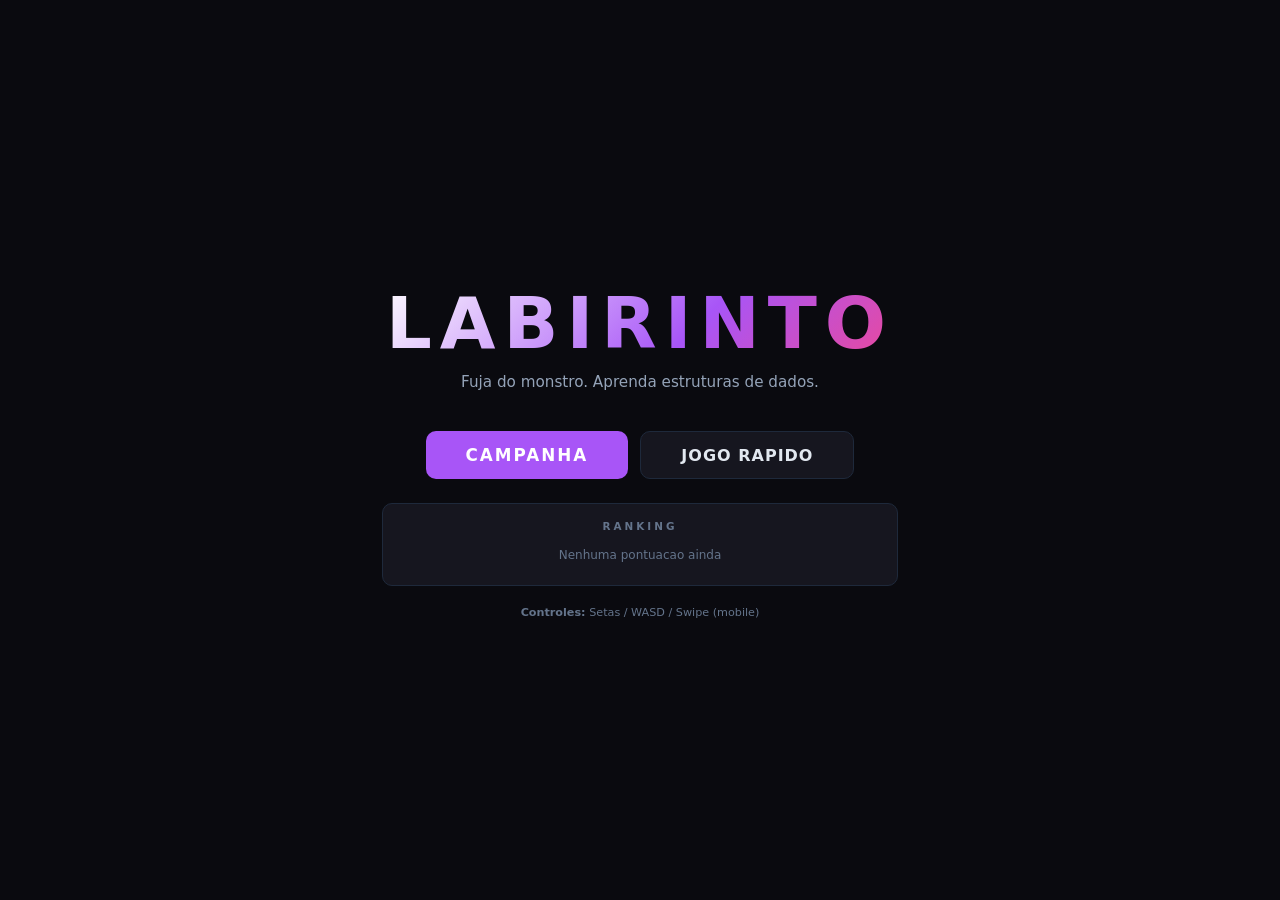
<file: index.html>
<!DOCTYPE html>
<html lang="pt-BR">
<head>
    <meta charset="UTF-8">
    <meta name="viewport" content="width=device-width, initial-scale=1.0, user-scalable=no">
    <title>Labirinto</title>
    <link rel="stylesheet" href="style.css">
</head>
<body>

    <!-- ====== TELA INICIAL ====== -->
    <div id="startScreen" class="screen active">
        <div class="start-container">
            <h1 class="game-title">LABIRINTO</h1>
            <p class="game-subtitle">Fuja do monstro. Aprenda estruturas de dados.</p>

            <div class="start-buttons">
                <button class="btn btn-play" id="btnCampaign">CAMPANHA</button>
                <button class="btn btn-secondary" id="btnQuickPlay">JOGO RAPIDO</button>
            </div>

            <div class="highscores" id="highscoresStart">
                <h3>Ranking</h3>
                <div id="scoreList" class="score-list">
                    <p class="no-scores">Nenhuma pontuacao ainda</p>
                </div>
            </div>

            <div class="controls-info">
                <p><strong>Controles:</strong> Setas / WASD / Swipe (mobile)</p>
            </div>
        </div>
    </div>

    <!-- ====== TELA LEVEL SELECT (CAMPANHA) ====== -->
    <div id="levelScreen" class="screen">
        <div class="level-container">
            <h2 class="level-title">Campanha</h2>
            <div id="levelGrid" class="level-grid"></div>
            <button class="btn btn-small" id="btnLevelBack">Voltar</button>
        </div>
    </div>

    <!-- ====== TELA JOGO RAPIDO (config) ====== -->
    <div id="quickPlayScreen" class="screen">
        <div class="start-container">
            <h2 class="section-heading">Jogo Rapido</h2>

            <div class="option-group">
                <h3 class="option-label">Dificuldade</h3>
                <div class="option-buttons">
                    <button class="btn btn-option" data-difficulty="easy">
                        <span class="opt-icon">🟢</span><span class="opt-label">Facil</span>
                        <span class="opt-desc">12x12 &bull; 300 movs</span>
                    </button>
                    <button class="btn btn-option selected" data-difficulty="medium">
                        <span class="opt-icon">🟡</span><span class="opt-label">Medio</span>
                        <span class="opt-desc">16x16 &bull; 200 movs</span>
                    </button>
                    <button class="btn btn-option" data-difficulty="hard">
                        <span class="opt-icon">🔴</span><span class="opt-label">Dificil</span>
                        <span class="opt-desc">22x22 &bull; 120 movs &bull; nevoa</span>
                    </button>
                </div>
            </div>

            <div class="option-group">
                <h3 class="option-label">Tipo de Labirinto</h3>
                <div class="option-buttons">
                    <button class="btn btn-option selected" data-maze="dfs">
                        <span class="opt-icon">🔀</span><span class="opt-label">Classico</span>
                        <span class="opt-desc">Corredores longos</span>
                    </button>
                    <button class="btn btn-option" data-maze="prim">
                        <span class="opt-icon">🌿</span><span class="opt-label">Ramificado</span>
                        <span class="opt-desc">Ramos curtos</span>
                    </button>
                    <button class="btn btn-option" data-maze="kruskal">
                        <span class="opt-icon">🎲</span><span class="opt-label">Aleatorio</span>
                        <span class="opt-desc">Distribuicao uniforme</span>
                    </button>
                    <button class="btn btn-option" data-maze="binary">
                        <span class="opt-icon">↗️</span><span class="opt-label">Diagonal</span>
                        <span class="opt-desc">Tendencia diagonal</span>
                    </button>
                </div>
            </div>

            <div class="start-buttons">
                <button class="btn btn-play" id="btnStartQuick">JOGAR</button>
                <button class="btn btn-small" id="btnQuickBack">Voltar</button>
            </div>
        </div>
    </div>

    <!-- ====== TELA DO JOGO ====== -->
    <div id="gameScreen" class="screen">
        <div class="game-layout">
            <!-- HUD -->
            <div class="hud">
                <div class="hud-item">
                    <span class="hud-label">Movimentos</span>
                    <span class="hud-value" id="hudMoves">200</span>
                </div>
                <div class="hud-item">
                    <span class="hud-label">Pontos</span>
                    <span class="hud-value" id="hudScore">0</span>
                </div>
                <div class="hud-item">
                    <span class="hud-label">Nivel</span>
                    <span class="hud-value" id="hudLevel">Medio</span>
                </div>
                <button class="btn btn-toggle" id="btnToggle3D">3D</button>
            </div>

            <!-- Canvas -->
            <div class="canvas-wrapper" id="canvasWrapper">
                <canvas id="mazeCanvas"></canvas>
            </div>

            <!-- Monster Moves Info -->
            <div class="monster-info">
                <span class="monster-info-label">Proximos movimentos do monstro:</span>
                <div class="monster-moves-list" id="monsterMovesList"></div>
            </div>

            <!-- Legend -->
            <div class="legend" id="legend2D">
                <div class="legend-item"><span class="legend-color" style="background:#a855f7"></span> Jogador</div>
                <div class="legend-item"><span class="legend-color" style="background:#ef4444"></span> Monstro</div>
                <div class="legend-item"><span class="legend-color" style="background:#22c55e"></span> Chegada</div>
                <div class="legend-item"><span class="legend-color" style="background:#1e293b"></span> Parede</div>
            </div>

            <!-- Touch Controls -->
            <div class="touch-controls" id="touchControls">
                <button class="touch-btn" data-dir="up">▲</button>
                <div class="touch-row">
                    <button class="touch-btn" data-dir="left">◀</button>
                    <button class="touch-btn" data-dir="down">▼</button>
                    <button class="touch-btn" data-dir="right">▶</button>
                </div>
            </div>

            <button class="btn btn-small btn-menu" id="btnBackToMenu">Menu</button>
        </div>
    </div>

    <!-- ====== MODAL PILHA/FILA ====== -->
    <div id="choiceModal" class="modal-overlay">
        <div class="modal">
            <h2>Escolha a estrutura</h2>
            <p class="modal-subtitle">Como o monstro vai processar os proximos movimentos?</p>
            <div class="modal-moves">
                <span class="modal-moves-label">Movimentos:</span>
                <div class="modal-moves-list" id="modalMovesList"></div>
            </div>
            <div class="choice-explanation">
                <div class="choice-option">
                    <button class="btn btn-choice btn-pilha" data-choice="stack">
                        <span class="choice-icon">📚</span>
                        <span class="choice-name">PILHA</span>
                        <span class="choice-type">LIFO</span>
                    </button>
                    <p class="choice-desc">Ultimo a entrar, primeiro a sair.<br>Processa da <strong>direita p/ esquerda</strong>.</p>
                </div>
                <div class="choice-option">
                    <button class="btn btn-choice btn-fila" data-choice="queue">
                        <span class="choice-icon">🚶</span>
                        <span class="choice-name">FILA</span>
                        <span class="choice-type">FIFO</span>
                    </button>
                    <p class="choice-desc">Primeiro a entrar, primeiro a sair.<br>Processa da <strong>esquerda p/ direita</strong>.</p>
                </div>
                <div class="choice-option">
                    <button class="btn btn-choice btn-random" data-choice="random">
                        <span class="choice-icon">🎲</span>
                        <span class="choice-name">ALEATORIO</span>
                        <span class="choice-type">???</span>
                    </button>
                    <p class="choice-desc">Voce nao sabe qual sera.<br>Pode ser <strong>Pilha ou Fila</strong>.</p>
                </div>
            </div>
        </div>
    </div>

    <!-- ====== TELA GAME OVER ====== -->
    <div id="gameOverScreen" class="modal-overlay">
        <div class="modal modal-result">
            <div class="result-icon">💀</div>
            <h2>Game Over</h2>
            <p class="result-reason" id="gameOverReason"></p>
            <div class="result-stats" id="gameOverStats"></div>
            <div class="result-buttons">
                <button class="btn btn-play" id="btnRetry">Tentar Novamente</button>
                <button class="btn btn-small" id="btnGameOverMenu">Menu</button>
            </div>
        </div>
    </div>

    <!-- ====== TELA VITORIA ====== -->
    <div id="victoryScreen" class="modal-overlay">
        <div class="modal modal-result modal-victory">
            <div class="result-icon">🏆</div>
            <h2>Vitoria!</h2>
            <p class="result-reason">Voce escapou do labirinto!</p>
            <div class="result-stats" id="victoryStats"></div>
            <div class="result-buttons">
                <button class="btn btn-play" id="btnNextLevel">Proximo Nivel</button>
                <button class="btn btn-small" id="btnVictoryMenu">Menu</button>
            </div>
        </div>
    </div>

    <script type="module" src="src/main.js"></script>
</body>
</html>
</file>
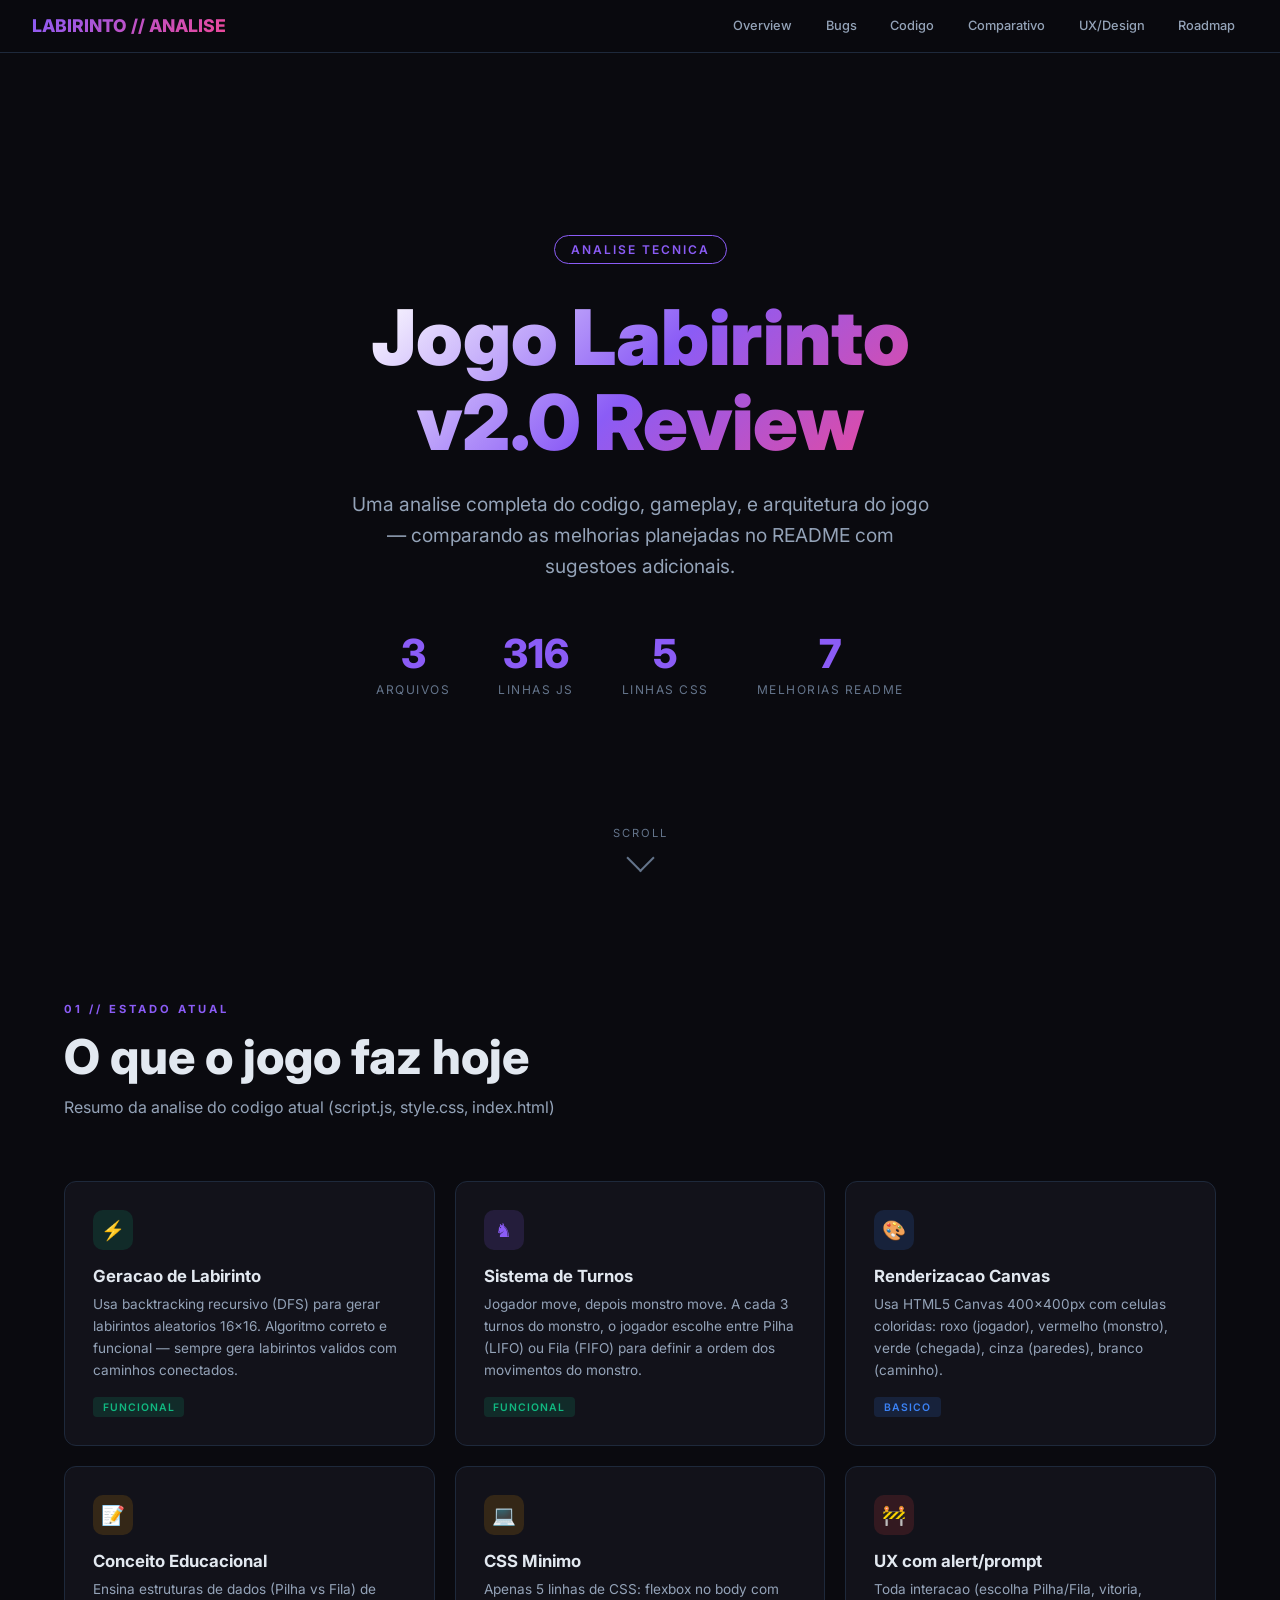
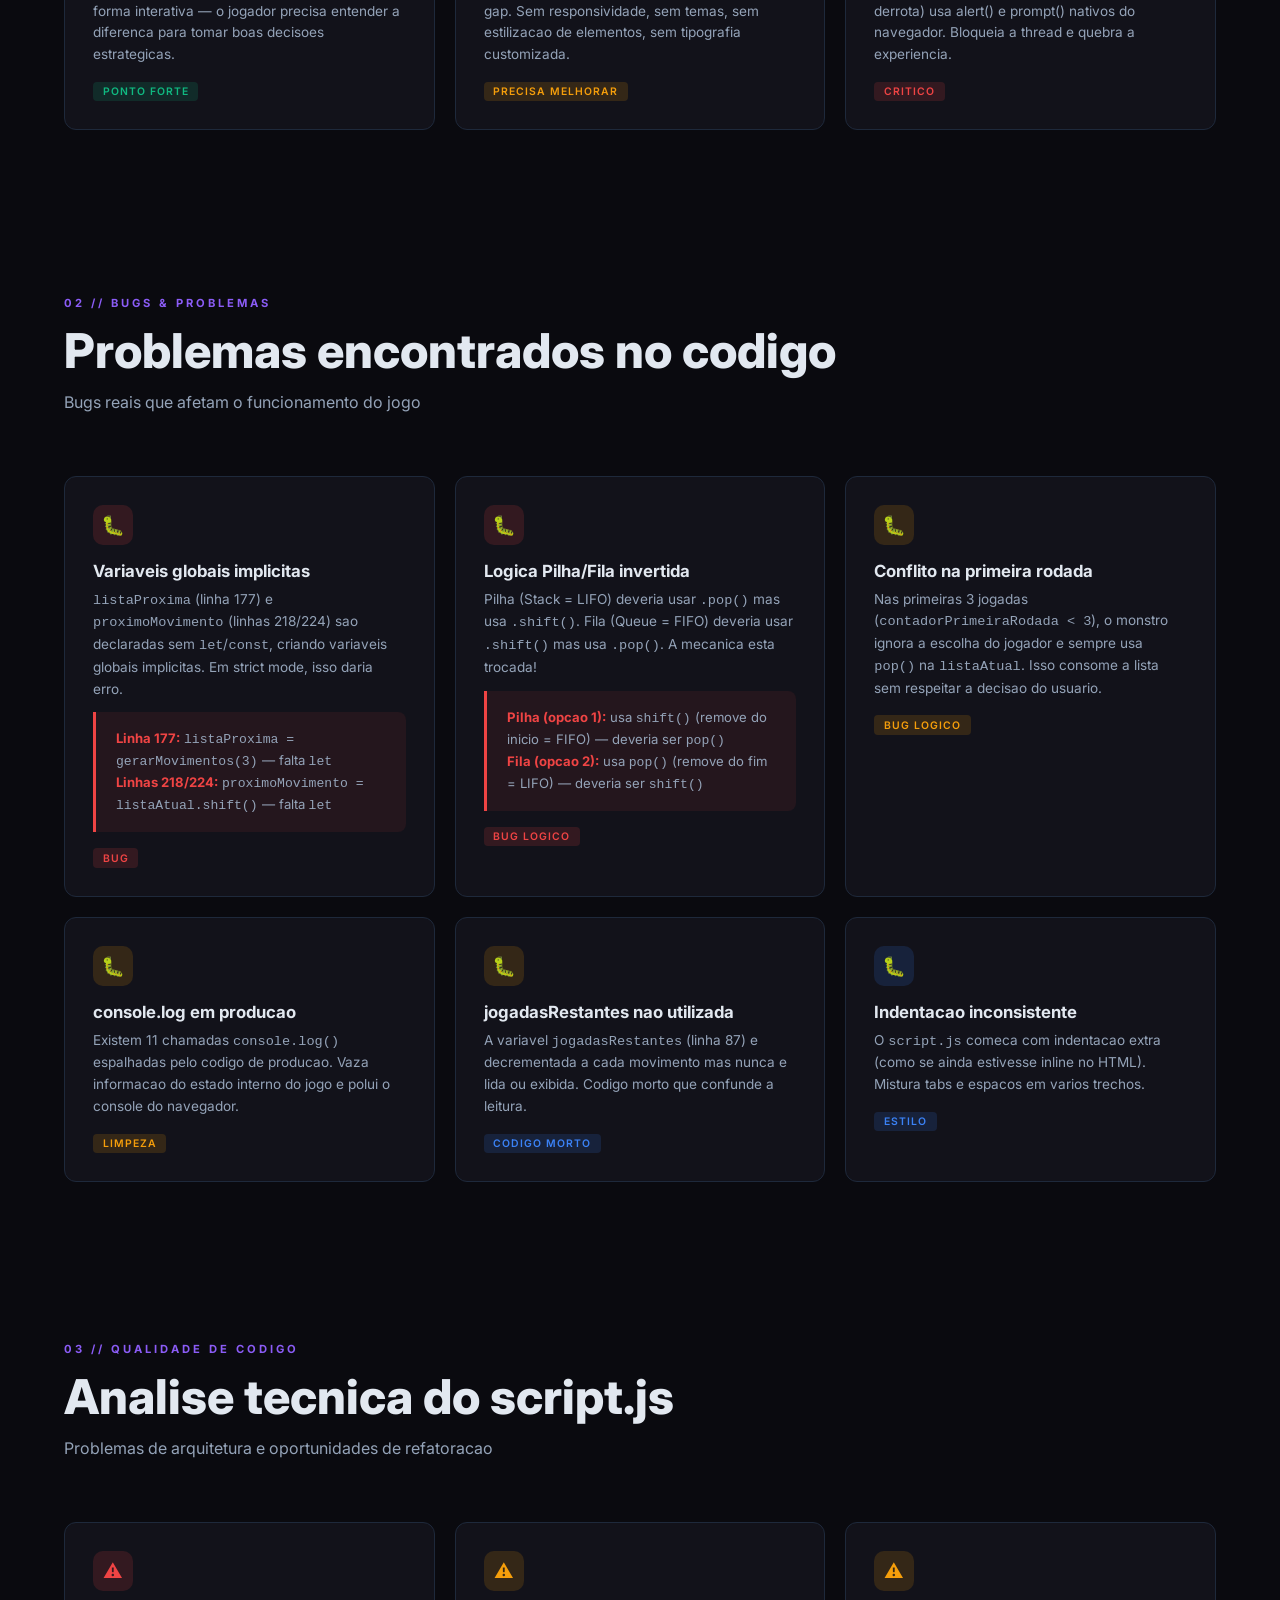
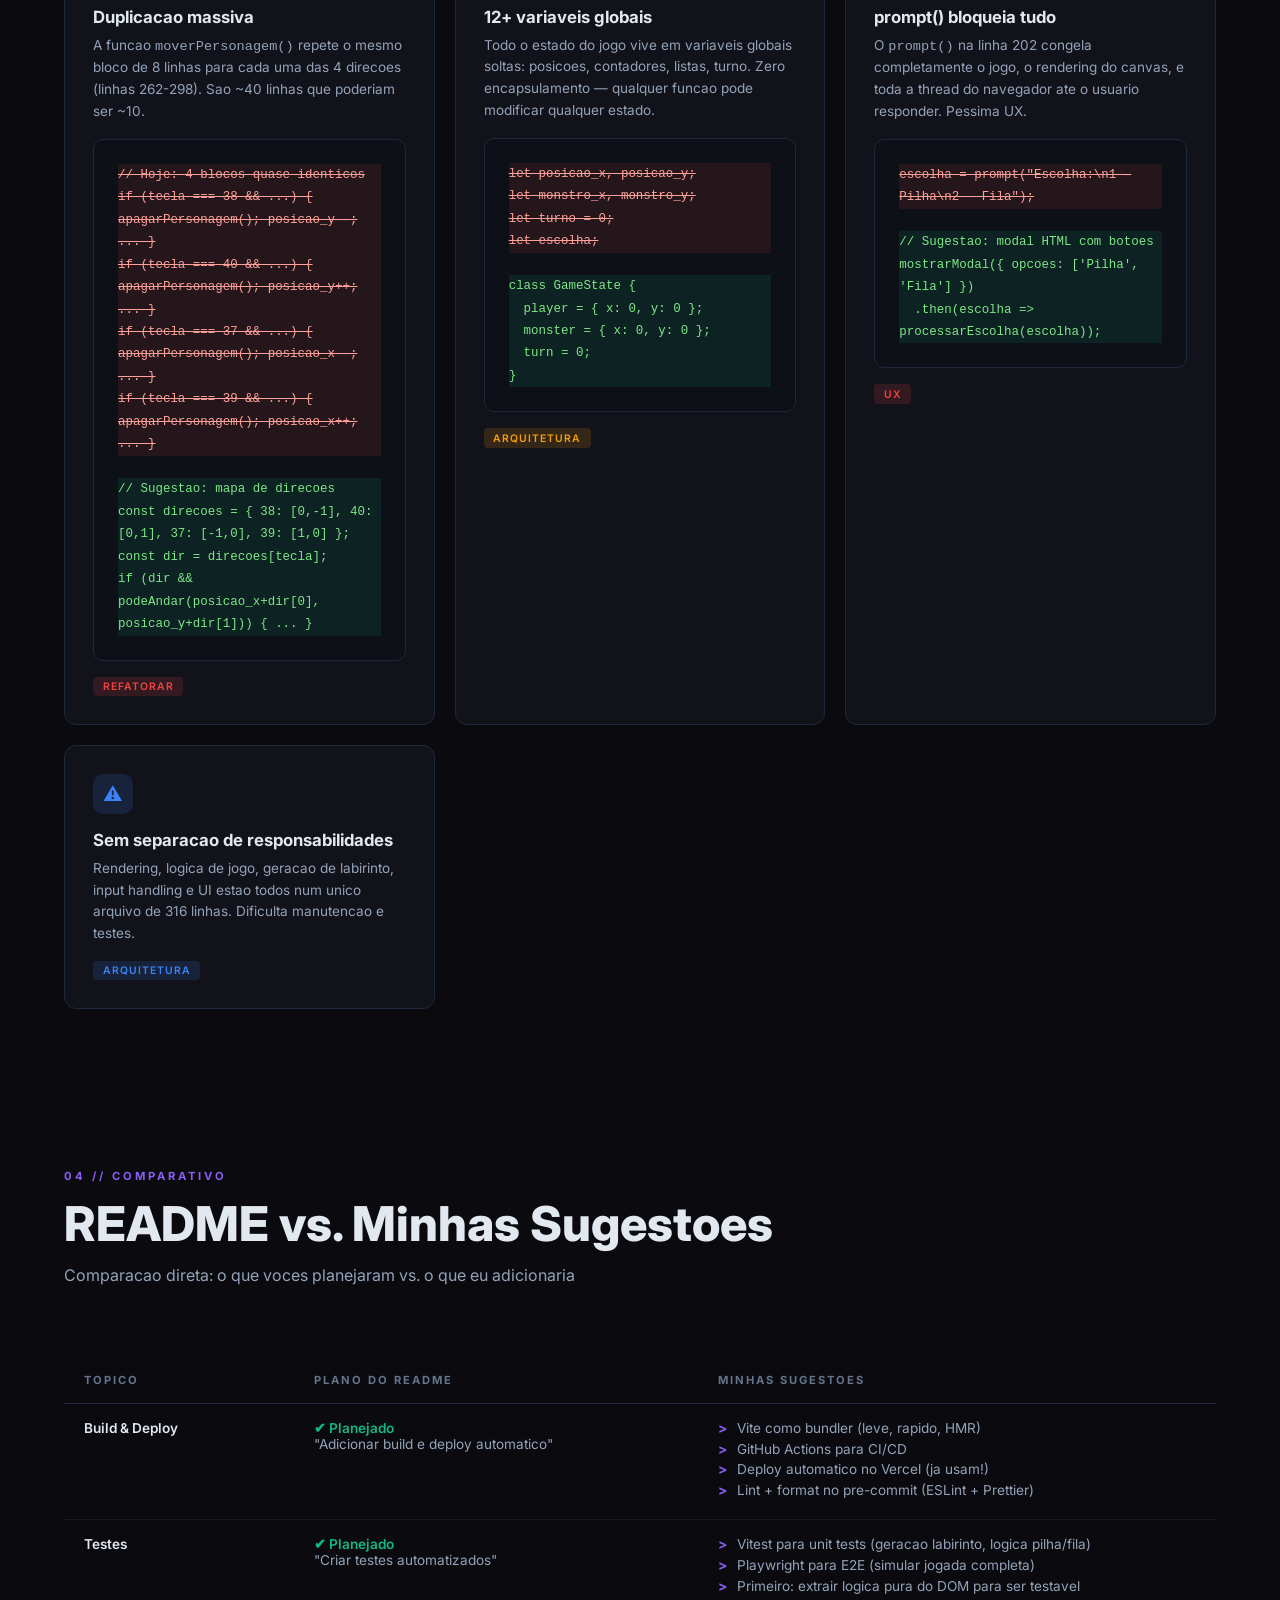
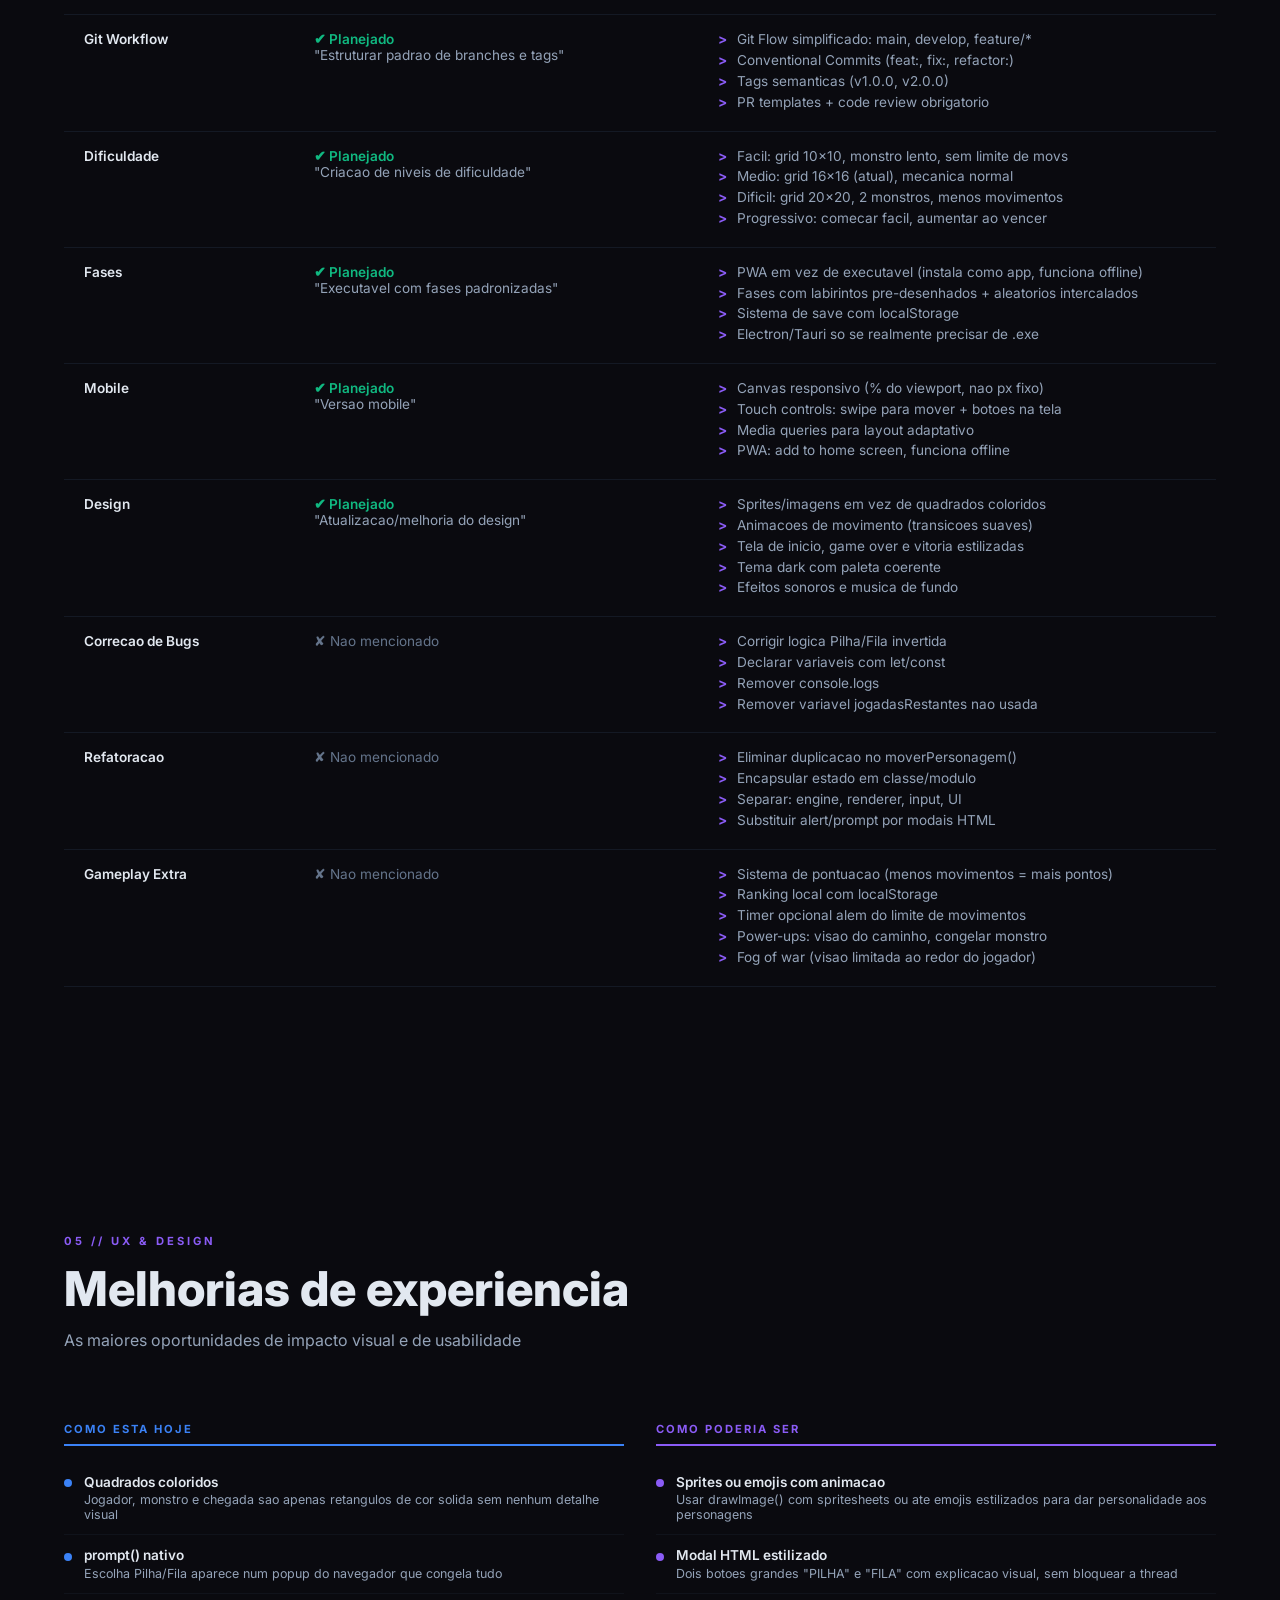
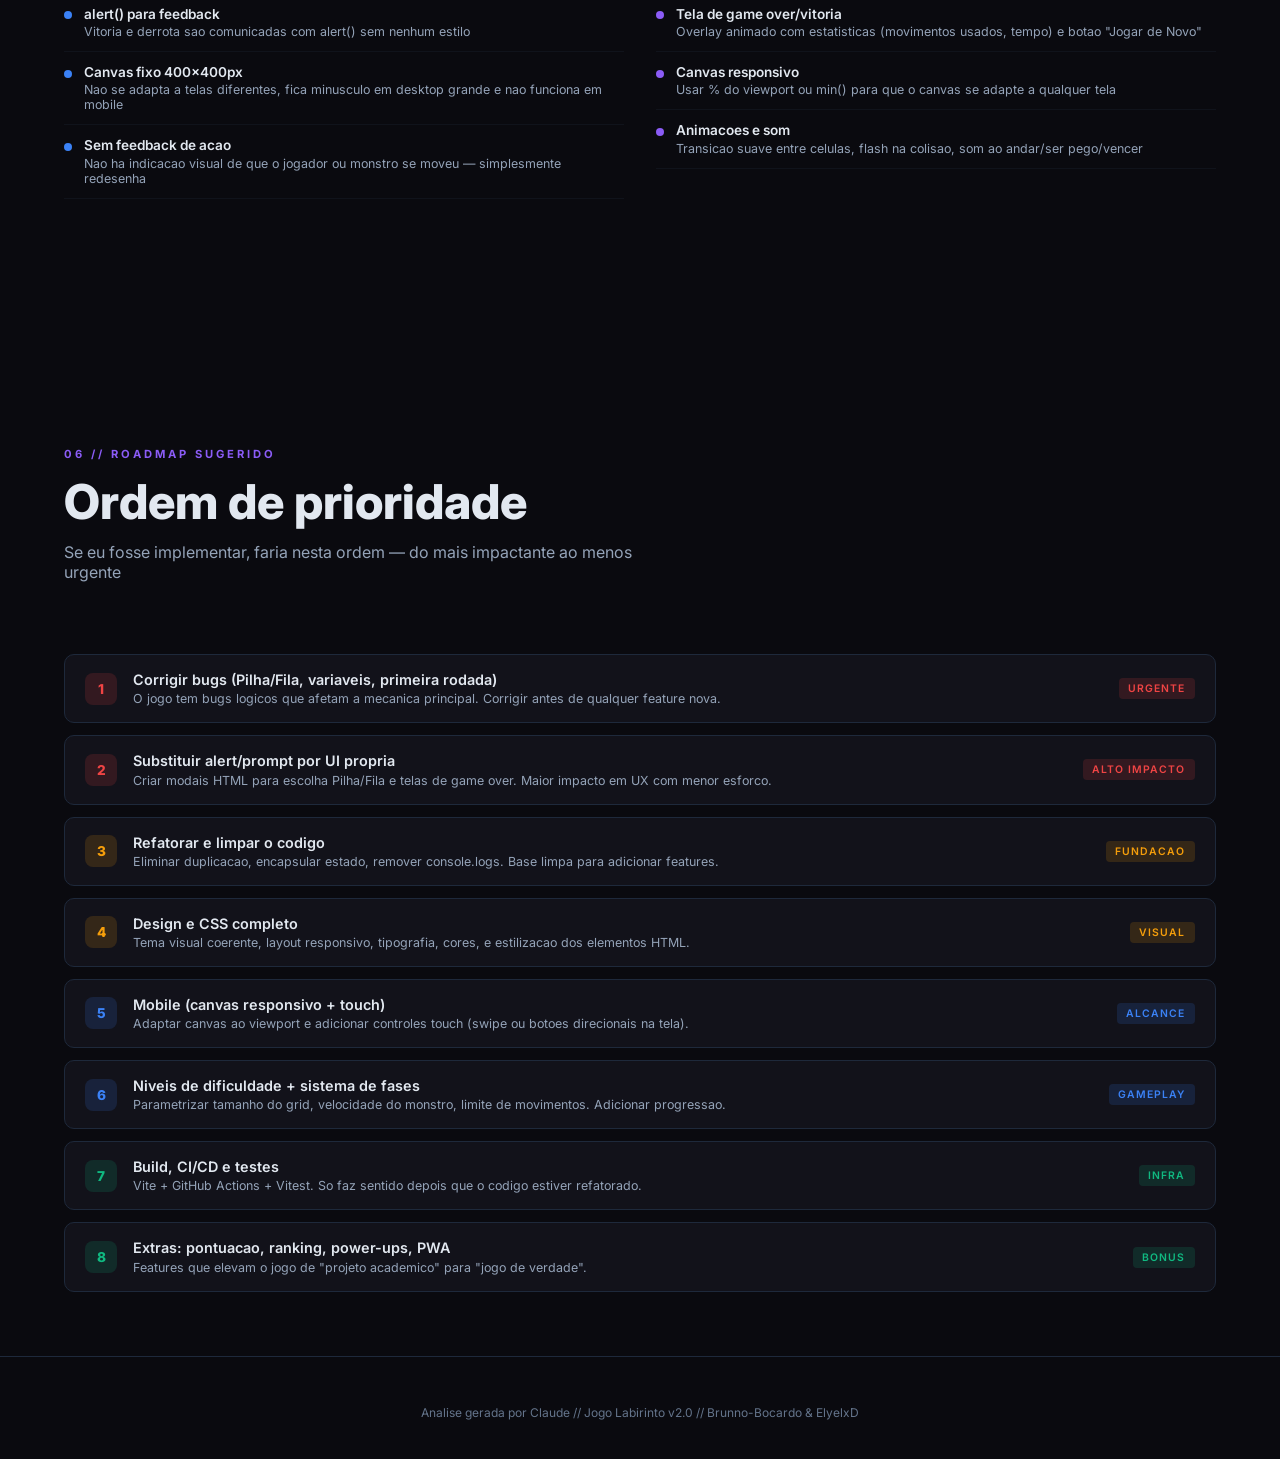
<file: apresentacao.html>
<!DOCTYPE html>
<html lang="pt-BR">
<head>
    <meta charset="UTF-8">
    <meta name="viewport" content="width=device-width, initial-scale=1.0">
    <title>Jogo Labirinto - Análise & Melhorias</title>
    <style>
        @import url('https://fonts.googleapis.com/css2?family=Inter:wght@300;400;500;600;700;800;900&display=swap');

        * {
            margin: 0;
            padding: 0;
            box-sizing: border-box;
        }

        :root {
            --bg-dark: #0a0a0f;
            --bg-card: #12121a;
            --bg-card-hover: #1a1a28;
            --accent-purple: #8b5cf6;
            --accent-green: #10b981;
            --accent-red: #ef4444;
            --accent-blue: #3b82f6;
            --accent-yellow: #f59e0b;
            --accent-pink: #ec4899;
            --text-primary: #e2e8f0;
            --text-secondary: #94a3b8;
            --text-muted: #64748b;
            --border: #1e293b;
        }

        html {
            scroll-behavior: smooth;
            scroll-snap-type: y mandatory;
        }

        body {
            font-family: 'Inter', sans-serif;
            background: var(--bg-dark);
            color: var(--text-primary);
            overflow-x: hidden;
        }

        /* Navigation */
        .nav {
            position: fixed;
            top: 0;
            left: 0;
            right: 0;
            z-index: 100;
            background: rgba(10, 10, 15, 0.85);
            backdrop-filter: blur(20px);
            border-bottom: 1px solid var(--border);
            padding: 0.75rem 2rem;
            display: flex;
            justify-content: space-between;
            align-items: center;
        }

        .nav-logo {
            font-weight: 800;
            font-size: 1.1rem;
            background: linear-gradient(135deg, var(--accent-purple), var(--accent-pink));
            -webkit-background-clip: text;
            -webkit-text-fill-color: transparent;
        }

        .nav-links {
            display: flex;
            gap: 0.5rem;
        }

        .nav-links a {
            color: var(--text-secondary);
            text-decoration: none;
            font-size: 0.8rem;
            font-weight: 500;
            padding: 0.4rem 0.8rem;
            border-radius: 6px;
            transition: all 0.2s;
        }

        .nav-links a:hover {
            color: var(--text-primary);
            background: rgba(139, 92, 246, 0.1);
        }

        /* Slides */
        .slide {
            min-height: 100vh;
            scroll-snap-align: start;
            display: flex;
            flex-direction: column;
            justify-content: center;
            padding: 6rem 4rem 4rem;
            position: relative;
        }

        /* Hero */
        .hero {
            text-align: center;
            align-items: center;
        }

        .hero-badge {
            display: inline-block;
            padding: 0.4rem 1rem;
            border: 1px solid var(--accent-purple);
            border-radius: 20px;
            font-size: 0.75rem;
            font-weight: 600;
            color: var(--accent-purple);
            text-transform: uppercase;
            letter-spacing: 2px;
            margin-bottom: 2rem;
        }

        .hero h1 {
            font-size: clamp(2.5rem, 6vw, 5rem);
            font-weight: 900;
            line-height: 1.1;
            margin-bottom: 1.5rem;
            background: linear-gradient(135deg, #fff 0%, var(--accent-purple) 50%, var(--accent-pink) 100%);
            -webkit-background-clip: text;
            -webkit-text-fill-color: transparent;
        }

        .hero p {
            font-size: 1.2rem;
            color: var(--text-secondary);
            max-width: 600px;
            line-height: 1.6;
        }

        .hero-stats {
            display: flex;
            gap: 3rem;
            margin-top: 3rem;
            justify-content: center;
        }

        .stat {
            text-align: center;
        }

        .stat-value {
            font-size: 2.5rem;
            font-weight: 800;
            color: var(--accent-purple);
        }

        .stat-label {
            font-size: 0.75rem;
            color: var(--text-muted);
            text-transform: uppercase;
            letter-spacing: 1.5px;
            margin-top: 0.25rem;
        }

        /* Section Headers */
        .section-header {
            margin-bottom: 3rem;
        }

        .section-tag {
            font-size: 0.7rem;
            font-weight: 700;
            text-transform: uppercase;
            letter-spacing: 3px;
            color: var(--accent-purple);
            margin-bottom: 0.75rem;
        }

        .section-title {
            font-size: clamp(1.8rem, 4vw, 3rem);
            font-weight: 800;
            line-height: 1.2;
        }

        .section-subtitle {
            font-size: 1rem;
            color: var(--text-secondary);
            margin-top: 0.75rem;
            max-width: 600px;
        }

        /* Cards Grid */
        .cards-grid {
            display: grid;
            grid-template-columns: repeat(auto-fit, minmax(300px, 1fr));
            gap: 1.25rem;
            margin-top: 1rem;
        }

        .card {
            background: var(--bg-card);
            border: 1px solid var(--border);
            border-radius: 12px;
            padding: 1.75rem;
            transition: all 0.3s;
            position: relative;
            overflow: hidden;
        }

        .card:hover {
            background: var(--bg-card-hover);
            border-color: var(--accent-purple);
            transform: translateY(-2px);
        }

        .card-icon {
            width: 40px;
            height: 40px;
            border-radius: 10px;
            display: flex;
            align-items: center;
            justify-content: center;
            font-size: 1.2rem;
            margin-bottom: 1rem;
        }

        .card h3 {
            font-size: 1.05rem;
            font-weight: 700;
            margin-bottom: 0.5rem;
        }

        .card p {
            font-size: 0.85rem;
            color: var(--text-secondary);
            line-height: 1.6;
        }

        .card-tag {
            display: inline-block;
            padding: 0.2rem 0.6rem;
            border-radius: 4px;
            font-size: 0.65rem;
            font-weight: 600;
            text-transform: uppercase;
            letter-spacing: 1px;
            margin-top: 1rem;
        }

        /* Severity Colors */
        .severity-critical { background: rgba(239, 68, 68, 0.15); color: var(--accent-red); }
        .severity-warning { background: rgba(245, 158, 11, 0.15); color: var(--accent-yellow); }
        .severity-info { background: rgba(59, 130, 246, 0.15); color: var(--accent-blue); }
        .severity-good { background: rgba(16, 185, 129, 0.15); color: var(--accent-green); }

        .icon-critical { background: rgba(239, 68, 68, 0.15); color: var(--accent-red); }
        .icon-warning { background: rgba(245, 158, 11, 0.15); color: var(--accent-yellow); }
        .icon-info { background: rgba(59, 130, 246, 0.15); color: var(--accent-blue); }
        .icon-good { background: rgba(16, 185, 129, 0.15); color: var(--accent-green); }
        .icon-purple { background: rgba(139, 92, 246, 0.15); color: var(--accent-purple); }
        .icon-pink { background: rgba(236, 72, 153, 0.15); color: var(--accent-pink); }

        /* Comparison Table */
        .comparison {
            width: 100%;
            border-collapse: collapse;
            margin-top: 1.5rem;
        }

        .comparison thead th {
            text-align: left;
            padding: 1rem 1.25rem;
            font-size: 0.7rem;
            font-weight: 700;
            text-transform: uppercase;
            letter-spacing: 2px;
            color: var(--text-muted);
            border-bottom: 1px solid var(--border);
        }

        .comparison tbody td {
            padding: 1rem 1.25rem;
            border-bottom: 1px solid rgba(30, 41, 59, 0.5);
            font-size: 0.85rem;
            vertical-align: top;
        }

        .comparison tbody tr:hover {
            background: rgba(139, 92, 246, 0.03);
        }

        .col-topic {
            font-weight: 600;
            color: var(--text-primary);
            width: 20%;
        }

        .col-theirs {
            color: var(--text-secondary);
            width: 35%;
        }

        .col-mine {
            width: 45%;
        }

        .col-mine ul {
            list-style: none;
            padding: 0;
        }

        .col-mine li {
            position: relative;
            padding-left: 1.2rem;
            margin-bottom: 0.3rem;
            color: var(--text-secondary);
        }

        .col-mine li::before {
            content: '>';
            position: absolute;
            left: 0;
            color: var(--accent-purple);
            font-weight: 700;
        }

        .check-yes {
            color: var(--accent-green);
            font-weight: 600;
        }

        .check-no {
            color: var(--text-muted);
        }

        .check-partial {
            color: var(--accent-yellow);
            font-weight: 600;
        }

        /* Code Block */
        .code-block {
            background: #0d1117;
            border: 1px solid var(--border);
            border-radius: 10px;
            padding: 1.5rem;
            font-family: 'JetBrains Mono', 'Fira Code', monospace;
            font-size: 0.78rem;
            line-height: 1.8;
            overflow-x: auto;
            margin-top: 1rem;
        }

        .code-line {
            display: block;
        }

        .code-comment { color: #6a737d; }
        .code-keyword { color: #ff7b72; }
        .code-string { color: #a5d6ff; }
        .code-function { color: #d2a8ff; }
        .code-number { color: #79c0ff; }
        .code-removed { background: rgba(239, 68, 68, 0.1); color: #ffa198; text-decoration: line-through; }
        .code-added { background: rgba(16, 185, 129, 0.1); color: #7ee787; }

        /* Priority Bar */
        .priority-list {
            display: flex;
            flex-direction: column;
            gap: 0.75rem;
            margin-top: 1.5rem;
        }

        .priority-item {
            display: flex;
            align-items: center;
            gap: 1rem;
            padding: 1rem 1.25rem;
            background: var(--bg-card);
            border: 1px solid var(--border);
            border-radius: 10px;
            transition: all 0.2s;
        }

        .priority-item:hover {
            border-color: var(--accent-purple);
        }

        .priority-number {
            width: 32px;
            height: 32px;
            border-radius: 8px;
            display: flex;
            align-items: center;
            justify-content: center;
            font-weight: 800;
            font-size: 0.85rem;
            flex-shrink: 0;
        }

        .priority-content {
            flex: 1;
        }

        .priority-content h4 {
            font-size: 0.9rem;
            font-weight: 600;
        }

        .priority-content p {
            font-size: 0.78rem;
            color: var(--text-secondary);
            margin-top: 0.2rem;
        }

        .priority-impact {
            font-size: 0.65rem;
            font-weight: 600;
            text-transform: uppercase;
            letter-spacing: 1px;
            padding: 0.25rem 0.6rem;
            border-radius: 4px;
            flex-shrink: 0;
        }

        /* Two Column Layout */
        .two-col {
            display: grid;
            grid-template-columns: 1fr 1fr;
            gap: 2rem;
            margin-top: 1.5rem;
        }

        .col-header {
            font-size: 0.7rem;
            font-weight: 700;
            text-transform: uppercase;
            letter-spacing: 2px;
            margin-bottom: 1rem;
            padding-bottom: 0.5rem;
            border-bottom: 2px solid;
        }

        .col-header.theirs {
            color: var(--accent-blue);
            border-color: var(--accent-blue);
        }

        .col-header.mine {
            color: var(--accent-purple);
            border-color: var(--accent-purple);
        }

        .col-item {
            display: flex;
            align-items: flex-start;
            gap: 0.75rem;
            padding: 0.75rem 0;
            border-bottom: 1px solid rgba(30, 41, 59, 0.3);
        }

        .col-item-dot {
            width: 8px;
            height: 8px;
            border-radius: 50%;
            margin-top: 0.35rem;
            flex-shrink: 0;
        }

        .dot-blue { background: var(--accent-blue); }
        .dot-purple { background: var(--accent-purple); }

        .col-item-text h4 {
            font-size: 0.85rem;
            font-weight: 600;
        }

        .col-item-text p {
            font-size: 0.78rem;
            color: var(--text-secondary);
            margin-top: 0.15rem;
        }

        /* Scroll indicator */
        .scroll-hint {
            position: absolute;
            bottom: 2rem;
            left: 50%;
            transform: translateX(-50%);
            display: flex;
            flex-direction: column;
            align-items: center;
            gap: 0.5rem;
            color: var(--text-muted);
            font-size: 0.7rem;
            letter-spacing: 2px;
            text-transform: uppercase;
            animation: bounce 2s infinite;
        }

        @keyframes bounce {
            0%, 100% { transform: translateX(-50%) translateY(0); }
            50% { transform: translateX(-50%) translateY(8px); }
        }

        .scroll-arrow {
            width: 20px;
            height: 20px;
            border-right: 2px solid var(--text-muted);
            border-bottom: 2px solid var(--text-muted);
            transform: rotate(45deg);
        }

        /* Bug highlight */
        .bug-highlight {
            background: rgba(239, 68, 68, 0.08);
            border-left: 3px solid var(--accent-red);
            padding: 1rem 1.25rem;
            border-radius: 0 8px 8px 0;
            margin-top: 0.75rem;
        }

        .bug-highlight p {
            font-size: 0.82rem;
            color: var(--text-secondary);
            line-height: 1.6;
        }

        .bug-highlight strong {
            color: var(--accent-red);
        }

        /* Footer */
        .footer {
            text-align: center;
            padding: 3rem;
            border-top: 1px solid var(--border);
            color: var(--text-muted);
            font-size: 0.75rem;
        }

        /* Responsive */
        @media (max-width: 768px) {
            .slide { padding: 5rem 1.5rem 3rem; }
            .two-col { grid-template-columns: 1fr; }
            .hero-stats { flex-direction: column; gap: 1.5rem; }
            .nav-links { display: none; }
            .cards-grid { grid-template-columns: 1fr; }
            .comparison { font-size: 0.75rem; }
            .comparison thead th, .comparison tbody td { padding: 0.75rem; }
        }
    </style>
</head>
<body>

    <!-- Navigation -->
    <nav class="nav">
        <div class="nav-logo">LABIRINTO // ANALISE</div>
        <div class="nav-links">
            <a href="#overview">Overview</a>
            <a href="#bugs">Bugs</a>
            <a href="#code">Codigo</a>
            <a href="#comparison">Comparativo</a>
            <a href="#ux">UX/Design</a>
            <a href="#roadmap">Roadmap</a>
        </div>
    </nav>

    <!-- Slide 1: Hero -->
    <section class="slide hero" id="hero">
        <span class="hero-badge">Analise Tecnica</span>
        <h1>Jogo Labirinto<br>v2.0 Review</h1>
        <p>Uma analise completa do codigo, gameplay, e arquitetura do jogo — comparando as melhorias planejadas no README com sugestoes adicionais.</p>
        <div class="hero-stats">
            <div class="stat">
                <div class="stat-value">3</div>
                <div class="stat-label">Arquivos</div>
            </div>
            <div class="stat">
                <div class="stat-value">316</div>
                <div class="stat-label">Linhas JS</div>
            </div>
            <div class="stat">
                <div class="stat-value">5</div>
                <div class="stat-label">Linhas CSS</div>
            </div>
            <div class="stat">
                <div class="stat-value">7</div>
                <div class="stat-label">Melhorias README</div>
            </div>
        </div>
        <div class="scroll-hint">
            <span>Scroll</span>
            <div class="scroll-arrow"></div>
        </div>
    </section>

    <!-- Slide 2: Overview do Estado Atual -->
    <section class="slide" id="overview">
        <div class="section-header">
            <div class="section-tag">01 // Estado Atual</div>
            <h2 class="section-title">O que o jogo faz hoje</h2>
            <p class="section-subtitle">Resumo da analise do codigo atual (script.js, style.css, index.html)</p>
        </div>

        <div class="cards-grid">
            <div class="card">
                <div class="card-icon icon-good">&#9889;</div>
                <h3>Geracao de Labirinto</h3>
                <p>Usa backtracking recursivo (DFS) para gerar labirintos aleatorios 16x16. Algoritmo correto e funcional — sempre gera labirintos validos com caminhos conectados.</p>
                <span class="card-tag severity-good">FUNCIONAL</span>
            </div>
            <div class="card">
                <div class="card-icon icon-purple">&#9822;</div>
                <h3>Sistema de Turnos</h3>
                <p>Jogador move, depois monstro move. A cada 3 turnos do monstro, o jogador escolhe entre Pilha (LIFO) ou Fila (FIFO) para definir a ordem dos movimentos do monstro.</p>
                <span class="card-tag severity-good">FUNCIONAL</span>
            </div>
            <div class="card">
                <div class="card-icon icon-info">&#127912;</div>
                <h3>Renderizacao Canvas</h3>
                <p>Usa HTML5 Canvas 400x400px com celulas coloridas: roxo (jogador), vermelho (monstro), verde (chegada), cinza (paredes), branco (caminho).</p>
                <span class="card-tag severity-info">BASICO</span>
            </div>
            <div class="card">
                <div class="card-icon icon-warning">&#128221;</div>
                <h3>Conceito Educacional</h3>
                <p>Ensina estruturas de dados (Pilha vs Fila) de forma interativa — o jogador precisa entender a diferenca para tomar boas decisoes estrategicas.</p>
                <span class="card-tag severity-good">PONTO FORTE</span>
            </div>
            <div class="card">
                <div class="card-icon icon-warning">&#128187;</div>
                <h3>CSS Minimo</h3>
                <p>Apenas 5 linhas de CSS: flexbox no body com gap. Sem responsividade, sem temas, sem estilizacao de elementos, sem tipografia customizada.</p>
                <span class="card-tag severity-warning">PRECISA MELHORAR</span>
            </div>
            <div class="card">
                <div class="card-icon icon-critical">&#128679;</div>
                <h3>UX com alert/prompt</h3>
                <p>Toda interacao (escolha Pilha/Fila, vitoria, derrota) usa alert() e prompt() nativos do navegador. Bloqueia a thread e quebra a experiencia.</p>
                <span class="card-tag severity-critical">CRITICO</span>
            </div>
        </div>
    </section>

    <!-- Slide 3: Bugs Encontrados -->
    <section class="slide" id="bugs">
        <div class="section-header">
            <div class="section-tag">02 // Bugs & Problemas</div>
            <h2 class="section-title">Problemas encontrados no codigo</h2>
            <p class="section-subtitle">Bugs reais que afetam o funcionamento do jogo</p>
        </div>

        <div class="cards-grid">
            <div class="card">
                <div class="card-icon icon-critical">&#128027;</div>
                <h3>Variaveis globais implicitas</h3>
                <p><code>listaProxima</code> (linha 177) e <code>proximoMovimento</code> (linhas 218/224) sao declaradas sem <code>let</code>/<code>const</code>, criando variaveis globais implicitas. Em strict mode, isso daria erro.</p>
                <div class="bug-highlight">
                    <p><strong>Linha 177:</strong> <code>listaProxima = gerarMovimentos(3)</code> — falta <code>let</code></p>
                    <p><strong>Linhas 218/224:</strong> <code>proximoMovimento = listaAtual.shift()</code> — falta <code>let</code></p>
                </div>
                <span class="card-tag severity-critical">BUG</span>
            </div>
            <div class="card">
                <div class="card-icon icon-critical">&#128027;</div>
                <h3>Logica Pilha/Fila invertida</h3>
                <p>Pilha (Stack = LIFO) deveria usar <code>.pop()</code> mas usa <code>.shift()</code>. Fila (Queue = FIFO) deveria usar <code>.shift()</code> mas usa <code>.pop()</code>. A mecanica esta trocada!</p>
                <div class="bug-highlight">
                    <p><strong>Pilha (opcao 1):</strong> usa <code>shift()</code> (remove do inicio = FIFO) — deveria ser <code>pop()</code></p>
                    <p><strong>Fila (opcao 2):</strong> usa <code>pop()</code> (remove do fim = LIFO) — deveria ser <code>shift()</code></p>
                </div>
                <span class="card-tag severity-critical">BUG LOGICO</span>
            </div>
            <div class="card">
                <div class="card-icon icon-warning">&#128027;</div>
                <h3>Conflito na primeira rodada</h3>
                <p>Nas primeiras 3 jogadas (<code>contadorPrimeiraRodada &lt; 3</code>), o monstro ignora a escolha do jogador e sempre usa <code>pop()</code> na <code>listaAtual</code>. Isso consome a lista sem respeitar a decisao do usuario.</p>
                <span class="card-tag severity-warning">BUG LOGICO</span>
            </div>
            <div class="card">
                <div class="card-icon icon-warning">&#128027;</div>
                <h3>console.log em producao</h3>
                <p>Existem 11 chamadas <code>console.log()</code> espalhadas pelo codigo de producao. Vaza informacao do estado interno do jogo e polui o console do navegador.</p>
                <span class="card-tag severity-warning">LIMPEZA</span>
            </div>
            <div class="card">
                <div class="card-icon icon-warning">&#128027;</div>
                <h3>jogadasRestantes nao utilizada</h3>
                <p>A variavel <code>jogadasRestantes</code> (linha 87) e decrementada a cada movimento mas nunca e lida ou exibida. Codigo morto que confunde a leitura.</p>
                <span class="card-tag severity-info">CODIGO MORTO</span>
            </div>
            <div class="card">
                <div class="card-icon icon-info">&#128027;</div>
                <h3>Indentacao inconsistente</h3>
                <p>O <code>script.js</code> comeca com indentacao extra (como se ainda estivesse inline no HTML). Mistura tabs e espacos em varios trechos.</p>
                <span class="card-tag severity-info">ESTILO</span>
            </div>
        </div>
    </section>

    <!-- Slide 4: Code Quality -->
    <section class="slide" id="code">
        <div class="section-header">
            <div class="section-tag">03 // Qualidade de Codigo</div>
            <h2 class="section-title">Analise tecnica do script.js</h2>
            <p class="section-subtitle">Problemas de arquitetura e oportunidades de refatoracao</p>
        </div>

        <div class="cards-grid">
            <div class="card">
                <div class="card-icon icon-critical">&#9888;</div>
                <h3>Duplicacao massiva</h3>
                <p>A funcao <code>moverPersonagem()</code> repete o mesmo bloco de 8 linhas para cada uma das 4 direcoes (linhas 262-298). Sao ~40 linhas que poderiam ser ~10.</p>
                <div class="code-block">
                    <span class="code-line code-removed">// Hoje: 4 blocos quase identicos</span>
                    <span class="code-line code-removed">if (tecla === 38 && ...) { apagarPersonagem(); posicao_y--; ... }</span>
                    <span class="code-line code-removed">if (tecla === 40 && ...) { apagarPersonagem(); posicao_y++; ... }</span>
                    <span class="code-line code-removed">if (tecla === 37 && ...) { apagarPersonagem(); posicao_x--; ... }</span>
                    <span class="code-line code-removed">if (tecla === 39 && ...) { apagarPersonagem(); posicao_x++; ... }</span>
                    <span class="code-line">&nbsp;</span>
                    <span class="code-line code-added">// Sugestao: mapa de direcoes</span>
                    <span class="code-line code-added">const direcoes = { 38: [0,-1], 40: [0,1], 37: [-1,0], 39: [1,0] };</span>
                    <span class="code-line code-added">const dir = direcoes[tecla];</span>
                    <span class="code-line code-added">if (dir && podeAndar(posicao_x+dir[0], posicao_y+dir[1])) { ... }</span>
                </div>
                <span class="card-tag severity-critical">REFATORAR</span>
            </div>
            <div class="card">
                <div class="card-icon icon-warning">&#9888;</div>
                <h3>12+ variaveis globais</h3>
                <p>Todo o estado do jogo vive em variaveis globais soltas: posicoes, contadores, listas, turno. Zero encapsulamento — qualquer funcao pode modificar qualquer estado.</p>
                <div class="code-block">
                    <span class="code-line code-removed">let posicao_x, posicao_y;</span>
                    <span class="code-line code-removed">let monstro_x, monstro_y;</span>
                    <span class="code-line code-removed">let turno = 0;</span>
                    <span class="code-line code-removed">let escolha;</span>
                    <span class="code-line">&nbsp;</span>
                    <span class="code-line code-added">class GameState {</span>
                    <span class="code-line code-added">&nbsp; player = { x: 0, y: 0 };</span>
                    <span class="code-line code-added">&nbsp; monster = { x: 0, y: 0 };</span>
                    <span class="code-line code-added">&nbsp; turn = 0;</span>
                    <span class="code-line code-added">}</span>
                </div>
                <span class="card-tag severity-warning">ARQUITETURA</span>
            </div>
            <div class="card">
                <div class="card-icon icon-warning">&#9888;</div>
                <h3>prompt() bloqueia tudo</h3>
                <p>O <code>prompt()</code> na linha 202 congela completamente o jogo, o rendering do canvas, e toda a thread do navegador ate o usuario responder. Pessima UX.</p>
                <div class="code-block">
                    <span class="code-line code-removed">escolha = prompt("Escolha:\n1 - Pilha\n2 - Fila");</span>
                    <span class="code-line">&nbsp;</span>
                    <span class="code-line code-added">// Sugestao: modal HTML com botoes</span>
                    <span class="code-line code-added">mostrarModal({ opcoes: ['Pilha', 'Fila'] })</span>
                    <span class="code-line code-added">&nbsp; .then(escolha => processarEscolha(escolha));</span>
                </div>
                <span class="card-tag severity-critical">UX</span>
            </div>
            <div class="card">
                <div class="card-icon icon-info">&#9888;</div>
                <h3>Sem separacao de responsabilidades</h3>
                <p>Rendering, logica de jogo, geracao de labirinto, input handling e UI estao todos num unico arquivo de 316 linhas. Dificulta manutencao e testes.</p>
                <span class="card-tag severity-info">ARQUITETURA</span>
            </div>
        </div>
    </section>

    <!-- Slide 5: Comparison Table -->
    <section class="slide" id="comparison">
        <div class="section-header">
            <div class="section-tag">04 // Comparativo</div>
            <h2 class="section-title">README vs. Minhas Sugestoes</h2>
            <p class="section-subtitle">Comparacao direta: o que voces planejaram vs. o que eu adicionaria</p>
        </div>

        <div style="overflow-x: auto;">
            <table class="comparison">
                <thead>
                    <tr>
                        <th>Topico</th>
                        <th>Plano do README</th>
                        <th>Minhas Sugestoes</th>
                    </tr>
                </thead>
                <tbody>
                    <tr>
                        <td class="col-topic">Build & Deploy</td>
                        <td class="col-theirs"><span class="check-yes">&#10004; Planejado</span><br>"Adicionar build e deploy automatico"</td>
                        <td class="col-mine">
                            <ul>
                                <li>Vite como bundler (leve, rapido, HMR)</li>
                                <li>GitHub Actions para CI/CD</li>
                                <li>Deploy automatico no Vercel (ja usam!)</li>
                                <li>Lint + format no pre-commit (ESLint + Prettier)</li>
                            </ul>
                        </td>
                    </tr>
                    <tr>
                        <td class="col-topic">Testes</td>
                        <td class="col-theirs"><span class="check-yes">&#10004; Planejado</span><br>"Criar testes automatizados"</td>
                        <td class="col-mine">
                            <ul>
                                <li>Vitest para unit tests (geracao labirinto, logica pilha/fila)</li>
                                <li>Playwright para E2E (simular jogada completa)</li>
                                <li>Primeiro: extrair logica pura do DOM para ser testavel</li>
                            </ul>
                        </td>
                    </tr>
                    <tr>
                        <td class="col-topic">Git Workflow</td>
                        <td class="col-theirs"><span class="check-yes">&#10004; Planejado</span><br>"Estruturar padrao de branches e tags"</td>
                        <td class="col-mine">
                            <ul>
                                <li>Git Flow simplificado: main, develop, feature/*</li>
                                <li>Conventional Commits (feat:, fix:, refactor:)</li>
                                <li>Tags semanticas (v1.0.0, v2.0.0)</li>
                                <li>PR templates + code review obrigatorio</li>
                            </ul>
                        </td>
                    </tr>
                    <tr>
                        <td class="col-topic">Dificuldade</td>
                        <td class="col-theirs"><span class="check-yes">&#10004; Planejado</span><br>"Criacao de niveis de dificuldade"</td>
                        <td class="col-mine">
                            <ul>
                                <li>Facil: grid 10x10, monstro lento, sem limite de movs</li>
                                <li>Medio: grid 16x16 (atual), mecanica normal</li>
                                <li>Dificil: grid 20x20, 2 monstros, menos movimentos</li>
                                <li>Progressivo: comecar facil, aumentar ao vencer</li>
                            </ul>
                        </td>
                    </tr>
                    <tr>
                        <td class="col-topic">Fases</td>
                        <td class="col-theirs"><span class="check-yes">&#10004; Planejado</span><br>"Executavel com fases padronizadas"</td>
                        <td class="col-mine">
                            <ul>
                                <li>PWA em vez de executavel (instala como app, funciona offline)</li>
                                <li>Fases com labirintos pre-desenhados + aleatorios intercalados</li>
                                <li>Sistema de save com localStorage</li>
                                <li>Electron/Tauri so se realmente precisar de .exe</li>
                            </ul>
                        </td>
                    </tr>
                    <tr>
                        <td class="col-topic">Mobile</td>
                        <td class="col-theirs"><span class="check-yes">&#10004; Planejado</span><br>"Versao mobile"</td>
                        <td class="col-mine">
                            <ul>
                                <li>Canvas responsivo (% do viewport, nao px fixo)</li>
                                <li>Touch controls: swipe para mover + botoes na tela</li>
                                <li>Media queries para layout adaptativo</li>
                                <li>PWA: add to home screen, funciona offline</li>
                            </ul>
                        </td>
                    </tr>
                    <tr>
                        <td class="col-topic">Design</td>
                        <td class="col-theirs"><span class="check-yes">&#10004; Planejado</span><br>"Atualizacao/melhoria do design"</td>
                        <td class="col-mine">
                            <ul>
                                <li>Sprites/imagens em vez de quadrados coloridos</li>
                                <li>Animacoes de movimento (transicoes suaves)</li>
                                <li>Tela de inicio, game over e vitoria estilizadas</li>
                                <li>Tema dark com paleta coerente</li>
                                <li>Efeitos sonoros e musica de fundo</li>
                            </ul>
                        </td>
                    </tr>
                    <tr>
                        <td class="col-topic">Correcao de Bugs</td>
                        <td class="col-theirs"><span class="check-no">&#10008; Nao mencionado</span></td>
                        <td class="col-mine">
                            <ul>
                                <li>Corrigir logica Pilha/Fila invertida</li>
                                <li>Declarar variaveis com let/const</li>
                                <li>Remover console.logs</li>
                                <li>Remover variavel jogadasRestantes nao usada</li>
                            </ul>
                        </td>
                    </tr>
                    <tr>
                        <td class="col-topic">Refatoracao</td>
                        <td class="col-theirs"><span class="check-no">&#10008; Nao mencionado</span></td>
                        <td class="col-mine">
                            <ul>
                                <li>Eliminar duplicacao no moverPersonagem()</li>
                                <li>Encapsular estado em classe/modulo</li>
                                <li>Separar: engine, renderer, input, UI</li>
                                <li>Substituir alert/prompt por modais HTML</li>
                            </ul>
                        </td>
                    </tr>
                    <tr>
                        <td class="col-topic">Gameplay Extra</td>
                        <td class="col-theirs"><span class="check-no">&#10008; Nao mencionado</span></td>
                        <td class="col-mine">
                            <ul>
                                <li>Sistema de pontuacao (menos movimentos = mais pontos)</li>
                                <li>Ranking local com localStorage</li>
                                <li>Timer opcional alem do limite de movimentos</li>
                                <li>Power-ups: visao do caminho, congelar monstro</li>
                                <li>Fog of war (visao limitada ao redor do jogador)</li>
                            </ul>
                        </td>
                    </tr>
                </tbody>
            </table>
        </div>
    </section>

    <!-- Slide 6: UX/Design -->
    <section class="slide" id="ux">
        <div class="section-header">
            <div class="section-tag">05 // UX & Design</div>
            <h2 class="section-title">Melhorias de experiencia</h2>
            <p class="section-subtitle">As maiores oportunidades de impacto visual e de usabilidade</p>
        </div>

        <div class="two-col">
            <div>
                <div class="col-header theirs">COMO ESTA HOJE</div>
                <div class="col-item">
                    <div class="col-item-dot dot-blue"></div>
                    <div class="col-item-text">
                        <h4>Quadrados coloridos</h4>
                        <p>Jogador, monstro e chegada sao apenas retangulos de cor solida sem nenhum detalhe visual</p>
                    </div>
                </div>
                <div class="col-item">
                    <div class="col-item-dot dot-blue"></div>
                    <div class="col-item-text">
                        <h4>prompt() nativo</h4>
                        <p>Escolha Pilha/Fila aparece num popup do navegador que congela tudo</p>
                    </div>
                </div>
                <div class="col-item">
                    <div class="col-item-dot dot-blue"></div>
                    <div class="col-item-text">
                        <h4>alert() para feedback</h4>
                        <p>Vitoria e derrota sao comunicadas com alert() sem nenhum estilo</p>
                    </div>
                </div>
                <div class="col-item">
                    <div class="col-item-dot dot-blue"></div>
                    <div class="col-item-text">
                        <h4>Canvas fixo 400x400px</h4>
                        <p>Nao se adapta a telas diferentes, fica minusculo em desktop grande e nao funciona em mobile</p>
                    </div>
                </div>
                <div class="col-item">
                    <div class="col-item-dot dot-blue"></div>
                    <div class="col-item-text">
                        <h4>Sem feedback de acao</h4>
                        <p>Nao ha indicacao visual de que o jogador ou monstro se moveu — simplesmente redesenha</p>
                    </div>
                </div>
            </div>
            <div>
                <div class="col-header mine">COMO PODERIA SER</div>
                <div class="col-item">
                    <div class="col-item-dot dot-purple"></div>
                    <div class="col-item-text">
                        <h4>Sprites ou emojis com animacao</h4>
                        <p>Usar drawImage() com spritesheets ou ate emojis estilizados para dar personalidade aos personagens</p>
                    </div>
                </div>
                <div class="col-item">
                    <div class="col-item-dot dot-purple"></div>
                    <div class="col-item-text">
                        <h4>Modal HTML estilizado</h4>
                        <p>Dois botoes grandes "PILHA" e "FILA" com explicacao visual, sem bloquear a thread</p>
                    </div>
                </div>
                <div class="col-item">
                    <div class="col-item-dot dot-purple"></div>
                    <div class="col-item-text">
                        <h4>Tela de game over/vitoria</h4>
                        <p>Overlay animado com estatisticas (movimentos usados, tempo) e botao "Jogar de Novo"</p>
                    </div>
                </div>
                <div class="col-item">
                    <div class="col-item-dot dot-purple"></div>
                    <div class="col-item-text">
                        <h4>Canvas responsivo</h4>
                        <p>Usar % do viewport ou min() para que o canvas se adapte a qualquer tela</p>
                    </div>
                </div>
                <div class="col-item">
                    <div class="col-item-dot dot-purple"></div>
                    <div class="col-item-text">
                        <h4>Animacoes e som</h4>
                        <p>Transicao suave entre celulas, flash na colisao, som ao andar/ser pego/vencer</p>
                    </div>
                </div>
            </div>
        </div>
    </section>

    <!-- Slide 7: Roadmap Sugerido -->
    <section class="slide" id="roadmap">
        <div class="section-header">
            <div class="section-tag">06 // Roadmap Sugerido</div>
            <h2 class="section-title">Ordem de prioridade</h2>
            <p class="section-subtitle">Se eu fosse implementar, faria nesta ordem — do mais impactante ao menos urgente</p>
        </div>

        <div class="priority-list">
            <div class="priority-item">
                <div class="priority-number severity-critical">1</div>
                <div class="priority-content">
                    <h4>Corrigir bugs (Pilha/Fila, variaveis, primeira rodada)</h4>
                    <p>O jogo tem bugs logicos que afetam a mecanica principal. Corrigir antes de qualquer feature nova.</p>
                </div>
                <span class="priority-impact severity-critical">URGENTE</span>
            </div>
            <div class="priority-item">
                <div class="priority-number severity-critical">2</div>
                <div class="priority-content">
                    <h4>Substituir alert/prompt por UI propria</h4>
                    <p>Criar modais HTML para escolha Pilha/Fila e telas de game over. Maior impacto em UX com menor esforco.</p>
                </div>
                <span class="priority-impact severity-critical">ALTO IMPACTO</span>
            </div>
            <div class="priority-item">
                <div class="priority-number severity-warning">3</div>
                <div class="priority-content">
                    <h4>Refatorar e limpar o codigo</h4>
                    <p>Eliminar duplicacao, encapsular estado, remover console.logs. Base limpa para adicionar features.</p>
                </div>
                <span class="priority-impact severity-warning">FUNDACAO</span>
            </div>
            <div class="priority-item">
                <div class="priority-number severity-warning">4</div>
                <div class="priority-content">
                    <h4>Design e CSS completo</h4>
                    <p>Tema visual coerente, layout responsivo, tipografia, cores, e estilizacao dos elementos HTML.</p>
                </div>
                <span class="priority-impact severity-warning">VISUAL</span>
            </div>
            <div class="priority-item">
                <div class="priority-number severity-info">5</div>
                <div class="priority-content">
                    <h4>Mobile (canvas responsivo + touch)</h4>
                    <p>Adaptar canvas ao viewport e adicionar controles touch (swipe ou botoes direcionais na tela).</p>
                </div>
                <span class="priority-impact severity-info">ALCANCE</span>
            </div>
            <div class="priority-item">
                <div class="priority-number severity-info">6</div>
                <div class="priority-content">
                    <h4>Niveis de dificuldade + sistema de fases</h4>
                    <p>Parametrizar tamanho do grid, velocidade do monstro, limite de movimentos. Adicionar progressao.</p>
                </div>
                <span class="priority-impact severity-info">GAMEPLAY</span>
            </div>
            <div class="priority-item">
                <div class="priority-number severity-good">7</div>
                <div class="priority-content">
                    <h4>Build, CI/CD e testes</h4>
                    <p>Vite + GitHub Actions + Vitest. So faz sentido depois que o codigo estiver refatorado.</p>
                </div>
                <span class="priority-impact severity-good">INFRA</span>
            </div>
            <div class="priority-item">
                <div class="priority-number severity-good">8</div>
                <div class="priority-content">
                    <h4>Extras: pontuacao, ranking, power-ups, PWA</h4>
                    <p>Features que elevam o jogo de "projeto academico" para "jogo de verdade".</p>
                </div>
                <span class="priority-impact severity-good">BONUS</span>
            </div>
        </div>
    </section>

    <!-- Footer -->
    <footer class="footer">
        <p>Analise gerada por Claude // Jogo Labirinto v2.0 // Brunno-Bocardo & ElyelxD</p>
    </footer>

</body>
</html>
</file>
<file: style.css>
/* ============ RESET & BASE ============ */
* { margin: 0; padding: 0; box-sizing: border-box; }

:root {
    --bg: #0a0a0f;
    --bg2: #111118;
    --bg3: #16161f;
    --bg4: #1e1e2a;
    --accent: #a855f7;
    --accent-dim: rgba(168,85,247,0.15);
    --accent-glow: rgba(168,85,247,0.3);
    --green: #22c55e;
    --red: #ef4444;
    --yellow: #f59e0b;
    --blue: #3b82f6;
    --text: #e2e8f0;
    --dim: #94a3b8;
    --muted: #64748b;
    --border: #1e293b;
    --radius: 10px;
    --font: 'Segoe UI', system-ui, -apple-system, sans-serif;
}

html, body {
    height: 100%;
    font-family: var(--font);
    background: var(--bg);
    color: var(--text);
    overflow-x: hidden;
    -webkit-tap-highlight-color: transparent;
    user-select: none;
}

/* ============ SCREENS ============ */
.screen { display: none; min-height: 100vh; }
.screen.active { display: flex; justify-content: center; align-items: center; }

/* ============ BUTTONS ============ */
.btn {
    border: none; cursor: pointer; font-family: var(--font);
    font-weight: 600; border-radius: var(--radius); transition: all 0.2s; outline: none;
}
.btn:active { transform: scale(0.97); }

.btn-play {
    background: var(--accent); color: #fff; font-size: 1.05rem;
    padding: 0.85rem 2.5rem; letter-spacing: 2px; text-transform: uppercase;
}
.btn-play:hover { background: #9333ea; box-shadow: 0 0 30px var(--accent-glow); }

.btn-secondary {
    background: var(--bg3); color: var(--text); font-size: 1rem;
    padding: 0.85rem 2.5rem; letter-spacing: 1px; border: 1px solid var(--border);
}
.btn-secondary:hover { background: var(--bg4); border-color: var(--accent); }

.btn-small {
    background: var(--bg3); color: var(--dim); font-size: 0.8rem;
    padding: 0.5rem 1.2rem; border: 1px solid var(--border);
}
.btn-small:hover { background: var(--bg4); color: var(--text); }

.btn-toggle {
    background: var(--bg3); color: var(--dim); font-size: 0.75rem;
    padding: 0.35rem 0.75rem; border: 1px solid var(--border); font-weight: 700;
    letter-spacing: 1px;
}
.btn-toggle.active { background: var(--accent-dim); color: var(--accent); border-color: var(--accent); }

/* ============ START SCREEN ============ */
.start-container {
    text-align: center; padding: 2rem; max-width: 580px; width: 100%;
}

.game-title {
    font-size: clamp(2.5rem, 8vw, 4.5rem); font-weight: 900; letter-spacing: 8px;
    background: linear-gradient(135deg, #fff 0%, var(--accent) 60%, #ec4899 100%);
    background-clip: text; -webkit-background-clip: text;
    -webkit-text-fill-color: transparent; color: transparent;
    margin-bottom: 0.5rem;
}

.game-subtitle { color: var(--dim); font-size: 0.95rem; margin-bottom: 2.5rem; }

.start-buttons { display: flex; gap: 0.75rem; justify-content: center; margin: 1.5rem 0; flex-wrap: wrap; }

.section-heading {
    font-size: 1.4rem; font-weight: 800; margin-bottom: 1.5rem;
    color: var(--accent); letter-spacing: 2px;
}

/* ============ OPTION GROUPS (difficulty, maze type) ============ */
.option-group { margin-bottom: 1.5rem; }

.option-label {
    font-size: 0.65rem; text-transform: uppercase; letter-spacing: 3px;
    color: var(--muted); margin-bottom: 0.75rem;
}

.option-buttons { display: flex; gap: 0.6rem; justify-content: center; flex-wrap: wrap; }

.btn-option {
    background: var(--bg3); border: 2px solid var(--border); color: var(--text);
    padding: 0.75rem 1rem; display: flex; flex-direction: column;
    align-items: center; gap: 0.2rem; min-width: 110px; border-radius: var(--radius);
}
.btn-option:hover { border-color: var(--accent); background: var(--bg4); }
.btn-option.selected {
    border-color: var(--accent); background: var(--accent-dim);
    box-shadow: 0 0 20px rgba(168,85,247,0.1);
}

.opt-icon { font-size: 1.3rem; }
.opt-label { font-weight: 700; font-size: 0.85rem; }
.opt-desc { font-size: 0.6rem; color: var(--muted); }

/* ============ LEVEL SELECT ============ */
.level-container {
    text-align: center; padding: 2rem; max-width: 700px; width: 100%;
}

.level-title {
    font-size: 1.6rem; font-weight: 800; color: var(--accent);
    letter-spacing: 3px; margin-bottom: 1.5rem;
}

.level-grid { display: flex; flex-direction: column; gap: 1.5rem; margin-bottom: 1.5rem; }

.world-section h4 {
    font-size: 0.65rem; text-transform: uppercase; letter-spacing: 3px;
    color: var(--muted); margin-bottom: 0.6rem; text-align: left;
}

.world-levels { display: grid; grid-template-columns: repeat(4, 1fr); gap: 0.6rem; }

.level-btn {
    background: var(--bg3); border: 2px solid var(--border); color: var(--text);
    padding: 0.8rem 0.5rem; border-radius: var(--radius); cursor: pointer;
    display: flex; flex-direction: column; align-items: center; gap: 0.3rem;
    font-family: var(--font); transition: all 0.2s;
}
.level-btn:hover:not(.locked) { border-color: var(--accent); background: var(--bg4); }
.level-btn:active:not(.locked) { transform: scale(0.96); }

.level-btn.locked {
    opacity: 0.35; cursor: not-allowed; filter: grayscale(0.5);
}
.level-btn.current { border-color: var(--accent); background: var(--accent-dim); }

.level-num { font-weight: 800; font-size: 1.1rem; color: var(--accent); }
.level-name { font-size: 0.6rem; color: var(--dim); }

.level-stars { font-size: 0.85rem; letter-spacing: 2px; }
.star-filled { color: var(--yellow); }
.star-empty { color: var(--border); }

.level-badge {
    font-size: 0.5rem; font-weight: 700; padding: 0.1rem 0.4rem;
    border-radius: 4px; letter-spacing: 1px;
}
.badge-3d { background: rgba(59,130,246,0.2); color: var(--blue); }
.badge-fog { background: rgba(148,163,184,0.15); color: var(--dim); }

/* ============ GAME SCREEN ============ */
#gameScreen.active { align-items: flex-start; }

.game-layout {
    display: flex; flex-direction: column; align-items: center;
    padding: 1rem; gap: 0.75rem; width: 100%; max-width: 600px; margin: 0 auto;
}

/* HUD */
.hud {
    display: flex; justify-content: center; align-items: center;
    gap: 1.25rem; width: 100%; padding: 0.5rem 1rem;
    background: var(--bg3); border: 1px solid var(--border); border-radius: var(--radius);
}

.hud-item { display: flex; flex-direction: column; align-items: center; gap: 0.1rem; }
.hud-label { font-size: 0.55rem; text-transform: uppercase; letter-spacing: 2px; color: var(--muted); }
.hud-value { font-size: 1.2rem; font-weight: 800; }
#hudMoves { color: var(--yellow); }
#hudScore { color: var(--green); }
#hudLevel { color: var(--accent); }

/* Canvas */
.canvas-wrapper {
    position: relative; width: 100%; max-width: 500px; aspect-ratio: 1;
    border-radius: var(--radius); overflow: hidden;
    border: 2px solid var(--border); background: var(--bg2);
}
#mazeCanvas { display: block; width: 100%; height: 100%; }

/* Monster Info */
.monster-info {
    display: flex; align-items: center; gap: 0.6rem; padding: 0.5rem 0.8rem;
    background: var(--bg3); border: 1px solid var(--border); border-radius: var(--radius);
    width: 100%; flex-wrap: wrap; justify-content: center;
}
.monster-info-label { font-size: 0.65rem; color: var(--muted); text-transform: uppercase; letter-spacing: 1px; }
.monster-moves-list { display: flex; gap: 0.35rem; }
.move-tag {
    padding: 0.2rem 0.5rem; border-radius: 5px; font-size: 0.7rem;
    font-weight: 600; background: var(--accent-dim); color: var(--accent);
}

/* Legend */
.legend { display: flex; gap: 0.8rem; justify-content: center; flex-wrap: wrap; }
.legend-item { display: flex; align-items: center; gap: 0.35rem; font-size: 0.65rem; color: var(--muted); }
.legend-color { width: 10px; height: 10px; border-radius: 3px; }

/* Touch Controls */
.touch-controls { display: none; flex-direction: column; align-items: center; gap: 0.35rem; margin-top: 0.5rem; }
.touch-row { display: flex; gap: 0.35rem; }
.touch-btn {
    width: 56px; height: 56px; border-radius: var(--radius);
    border: 2px solid var(--border); background: var(--bg3); color: var(--text);
    font-size: 1.2rem; cursor: pointer; display: flex; align-items: center;
    justify-content: center; transition: all 0.15s; font-family: var(--font);
}
.touch-btn:active { background: var(--accent-dim); border-color: var(--accent); transform: scale(0.93); }
.btn-menu { margin-top: 0.5rem; }

/* ============ MODALS ============ */
.modal-overlay {
    display: none; position: fixed; inset: 0;
    background: rgba(0,0,0,0.75); backdrop-filter: blur(8px);
    z-index: 200; justify-content: center; align-items: center; padding: 1rem;
}
.modal-overlay.active { display: flex; }

.modal {
    background: var(--bg2); border: 1px solid var(--border); border-radius: 16px;
    padding: 2rem; max-width: 480px; width: 100%; text-align: center;
    animation: modalIn 0.3s ease;
}

@keyframes modalIn {
    from { opacity: 0; transform: scale(0.9) translateY(20px); }
    to { opacity: 1; transform: scale(1) translateY(0); }
}

.modal h2 { font-size: 1.4rem; font-weight: 800; margin-bottom: 0.4rem; }
.modal-subtitle { color: var(--dim); font-size: 0.82rem; margin-bottom: 1.25rem; }

/* Choice Modal */
.modal-moves {
    background: var(--bg3); border: 1px solid var(--border); border-radius: var(--radius);
    padding: 0.6rem; margin-bottom: 1.25rem; display: flex; align-items: center;
    justify-content: center; gap: 0.4rem; flex-wrap: wrap;
}
.modal-moves-label { font-size: 0.65rem; color: var(--muted); text-transform: uppercase; letter-spacing: 1px; }

.choice-explanation { display: flex; gap: 0.8rem; justify-content: center; }
.choice-option { flex: 1; display: flex; flex-direction: column; align-items: center; gap: 0.6rem; }

.btn-choice {
    width: 100%; padding: 1rem 0.75rem; display: flex; flex-direction: column;
    align-items: center; gap: 0.25rem; border: 2px solid var(--border);
    background: var(--bg3); color: var(--text); border-radius: var(--radius);
}
.btn-choice:hover { border-color: var(--accent); background: var(--accent-dim); }

.choice-icon { font-size: 1.6rem; }
.choice-name { font-weight: 800; font-size: 0.95rem; letter-spacing: 2px; }
.choice-type { font-size: 0.6rem; color: var(--muted); letter-spacing: 3px; }
.choice-desc { font-size: 0.68rem; color: var(--muted); line-height: 1.5; }

/* Result Modals */
.modal-result { padding: 2rem; }
.result-icon { font-size: 3rem; margin-bottom: 0.8rem; }
.result-reason { color: var(--dim); font-size: 0.85rem; margin-bottom: 1.25rem; }
.result-stats { display: flex; justify-content: center; gap: 1.5rem; margin-bottom: 1.5rem; flex-wrap: wrap; }
.result-stat { text-align: center; }
.result-stat-value { font-size: 1.6rem; font-weight: 800; }
.result-stat-label { font-size: 0.55rem; text-transform: uppercase; letter-spacing: 2px; color: var(--muted); }
.result-buttons { display: flex; gap: 0.6rem; justify-content: center; align-items: center; }
.modal-victory h2 { color: var(--green); }
.new-record {
    display: inline-block; background: rgba(245,158,11,0.15); color: var(--yellow);
    font-size: 0.65rem; font-weight: 700; padding: 0.25rem 0.7rem;
    border-radius: 20px; letter-spacing: 2px; text-transform: uppercase; margin-bottom: 0.75rem;
}

.result-stars { font-size: 1.8rem; margin-bottom: 0.5rem; letter-spacing: 4px; }

/* ============ HIGH SCORES ============ */
.highscores {
    background: var(--bg3); border: 1px solid var(--border); border-radius: var(--radius);
    padding: 1rem; margin-bottom: 1.25rem; text-align: left;
}
.highscores h3 {
    font-size: 0.65rem; text-transform: uppercase; letter-spacing: 3px;
    color: var(--muted); margin-bottom: 0.6rem; text-align: center;
}
.score-list { display: flex; flex-direction: column; gap: 0.3rem; }
.score-entry {
    display: flex; justify-content: space-between; align-items: center;
    padding: 0.35rem 0.5rem; border-radius: 6px; font-size: 0.75rem;
}
.score-entry:nth-child(1) { background: rgba(245,158,11,0.1); }
.score-entry:nth-child(2) { background: rgba(148,163,184,0.08); }
.score-entry:nth-child(3) { background: rgba(168,85,247,0.08); }
.score-rank { font-weight: 800; color: var(--accent); min-width: 24px; }
.score-points { font-weight: 700; color: var(--green); }
.score-difficulty { font-size: 0.6rem; color: var(--muted); text-transform: uppercase; }
.no-scores { text-align: center; color: var(--muted); font-size: 0.75rem; padding: 0.4rem; }
.controls-info { color: var(--muted); font-size: 0.7rem; }

/* ============ MOBILE ============ */
@media (max-width: 600px) {
    .option-buttons { flex-direction: column; align-items: center; }
    .btn-option { width: 100%; max-width: 280px; flex-direction: row; gap: 0.6rem; padding: 0.6rem 0.8rem; }
    .world-levels { grid-template-columns: repeat(2, 1fr); }
    .hud { gap: 0.75rem; padding: 0.4rem 0.6rem; }
    .hud-value { font-size: 1rem; }
    .touch-controls { display: flex; }
    .choice-explanation { flex-direction: column; }
    .game-layout { padding: 0.5rem; }
    .modal { padding: 1.25rem; }
}
@media (hover: none) and (pointer: coarse) { .touch-controls { display: flex; } }

/* ============ ANIMATIONS ============ */
@keyframes shake {
    0%, 100% { transform: translateX(0); }
    20% { transform: translateX(-4px); }
    40% { transform: translateX(4px); }
    60% { transform: translateX(-3px); }
    80% { transform: translateX(3px); }
}
.shake { animation: shake 0.4s ease; }
</file>
